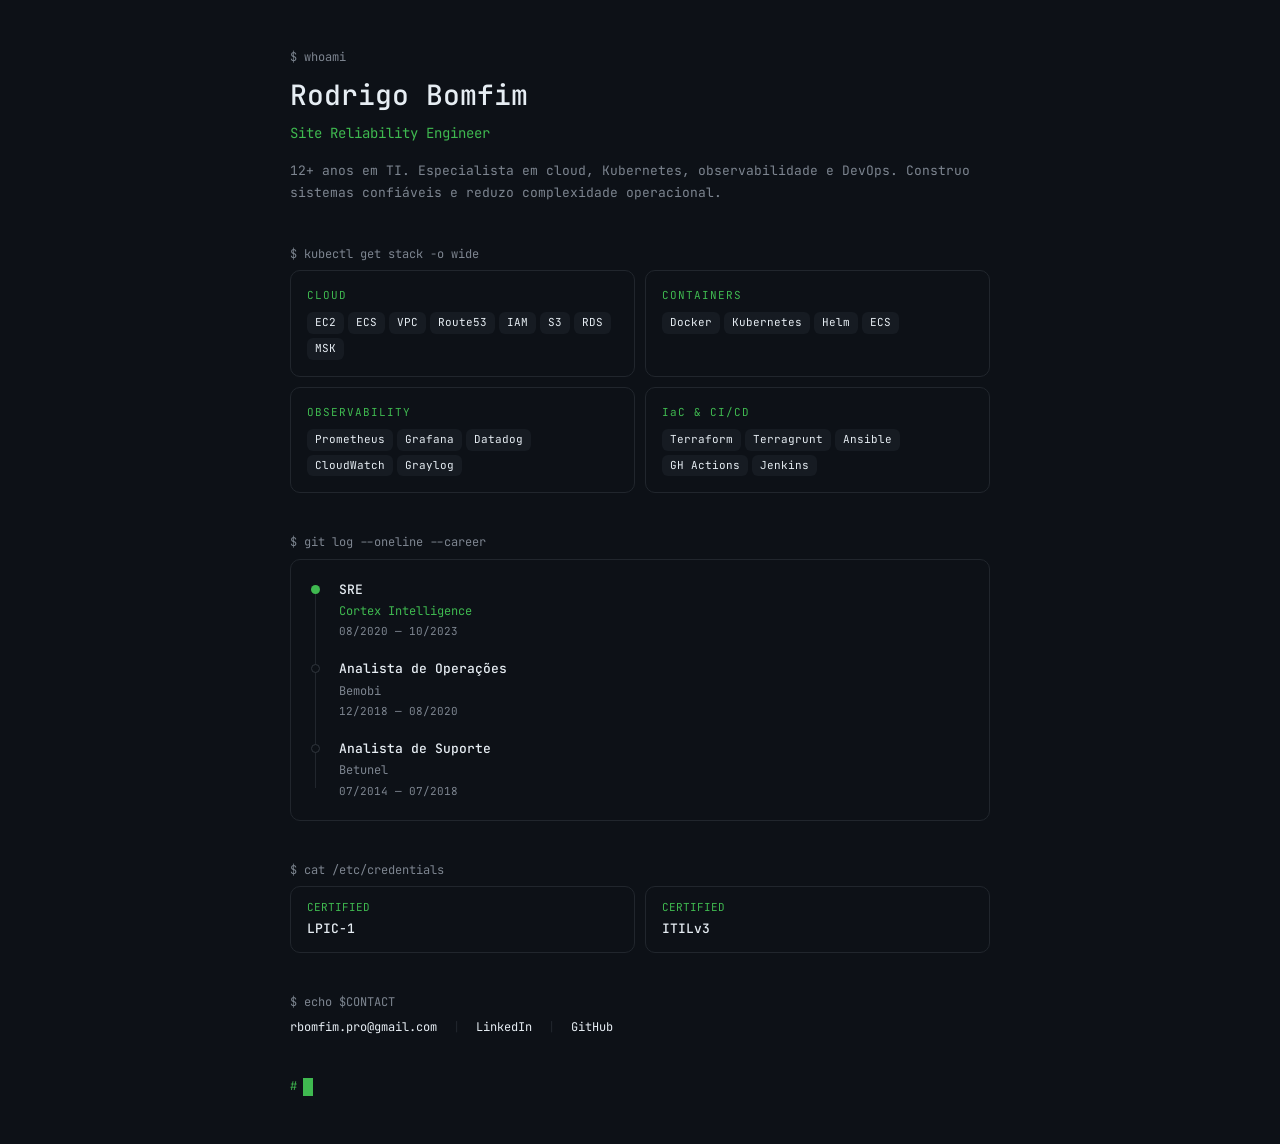
<file: index.html>
<!DOCTYPE html>
<html lang="pt-BR">
<head>
  <meta charset="UTF-8">
  <meta name="viewport" content="width=device-width, initial-scale=1.0">
  <meta name="description" content="Rodrigo Bomfim — Site Reliability Engineer. 12+ anos em TI, especialista em cloud, Kubernetes, observabilidade e DevOps.">
  <meta property="og:title" content="Rodrigo Bomfim — SRE">
  <meta property="og:description" content="12+ anos em TI. Especialista em cloud, Kubernetes, observabilidade e DevOps.">
  <meta property="og:type" content="website">
  <title>Rodrigo Bomfim — SRE</title>
  <link rel="icon" type="image/svg+xml" href="assets/favicon.svg">
  <link rel="preconnect" href="https://fonts.googleapis.com">
  <link rel="preconnect" href="https://fonts.gstatic.com" crossorigin>
  <link rel="stylesheet" href="https://fonts.googleapis.com/css2?family=JetBrains+Mono:wght@400;500&display=swap">
  <link rel="stylesheet" href="css/style.css">
</head>
<body>
  <a href="#main-content" class="skip-link">Ir para o conteúdo principal</a>

  <noscript>
    <div class="noscript-warning">JavaScript é necessário para exibir este site. Habilite o JavaScript no seu navegador.</div>
  </noscript>

  <div class="container">

    <header class="section" aria-label="Apresentação"></header>

    <main id="main-content">

      <section class="section" aria-label="Stack tecnológica">
        <h2 class="sr-only">Stack tecnológica</h2>
        <p class="cmd" aria-hidden="true">$ kubectl get stack -o wide</p>
        <div class="stack-grid" id="stack-grid"></div>
      </section>

      <section class="section" aria-label="Experiência profissional">
        <h2 class="sr-only">Experiência profissional</h2>
        <p class="cmd" aria-hidden="true">$ git log --oneline --career</p>
        <div class="timeline-card" id="timeline-container"></div>
      </section>

      <section class="section" aria-label="Certificações">
        <h2 class="sr-only">Certificações</h2>
        <p class="cmd" aria-hidden="true">$ cat /etc/credentials</p>
        <div class="certs-grid" id="certs-grid"></div>
      </section>

      <section class="section" aria-label="Contato">
        <h2 class="sr-only">Contato</h2>
        <p class="cmd" aria-hidden="true">$ echo $CONTACT</p>
        <div class="contact-row" id="contact-row"></div>
      </section>

    </main>

    <footer>
      <div class="cursor-line" aria-hidden="true">
        <span class="cursor-prompt">#</span>
        <span class="cursor-block"></span>
      </div>
    </footer>

  </div>

  <script src="js/data.js"></script>
  <script src="js/main.js"></script>
</body>
</html>
</file>
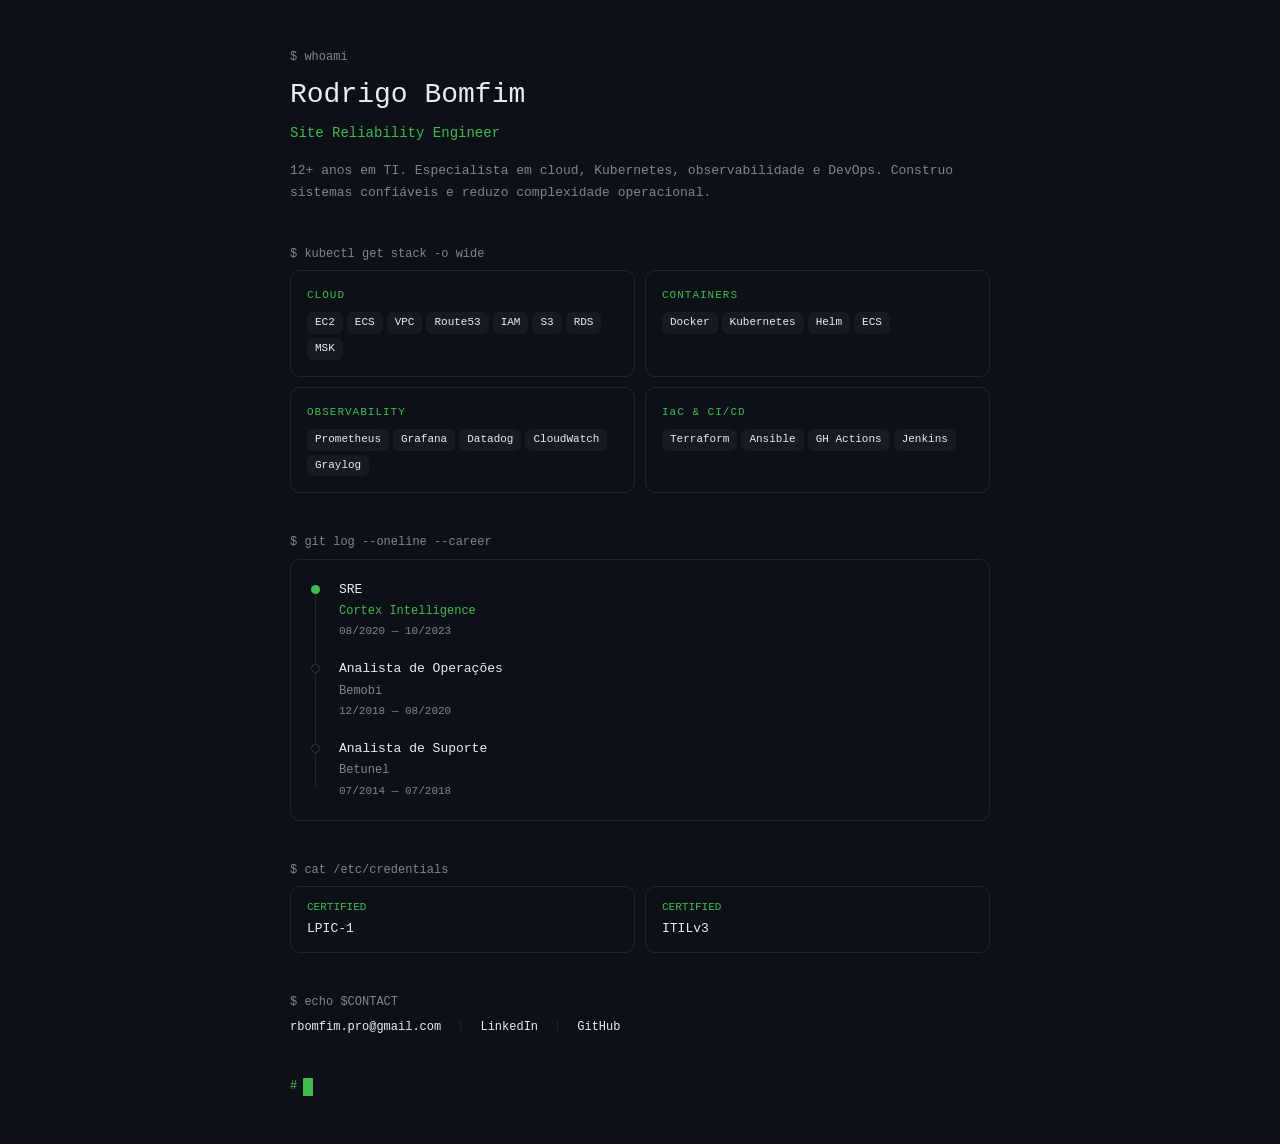
<file: prototype/prototype_portfolio.html>
<!DOCTYPE html>
<html lang="pt-BR">
<head>
<meta charset="UTF-8">
<meta name="viewport" content="width=device-width, initial-scale=1.0">
<title>Rodrigo Bomfim — SRE</title>
<style>
  @keyframes blink {
    0%, 100% { opacity: 1; }
    50% { opacity: 0; }
  }

  * { margin: 0; padding: 0; box-sizing: border-box; }

  body {
    font-family: 'SF Mono', 'Fira Code', 'Cascadia Code', 'JetBrains Mono', 'Consolas', monospace;
    background: #0d1117;
    color: #e6edf3;
    padding: 3rem 2rem;
    line-height: 1.6;
  }

  .container {
    max-width: 700px;
    margin: 0 auto;
  }

  .cmd {
    font-size: 12px;
    color: #7d8590;
    margin-bottom: 6px;
  }

  .accent { color: #3fb950; }

  .section { margin-bottom: 2.5rem; }

  h1 {
    font-size: 28px;
    font-weight: 500;
    margin-bottom: 4px;
    color: #e6edf3;
  }

  .subtitle {
    font-size: 14px;
    color: #3fb950;
    margin-bottom: 16px;
  }

  .bio {
    font-size: 13px;
    color: #7d8590;
    line-height: 1.7;
  }

  .stack-grid {
    display: grid;
    grid-template-columns: 1fr 1fr;
    gap: 10px;
  }

  .stack-card {
    border: 1px solid #21262d;
    border-radius: 10px;
    padding: 1rem;
  }

  .stack-label {
    font-size: 11px;
    color: #3fb950;
    letter-spacing: 1px;
    margin-bottom: 8px;
  }

  .tags {
    display: flex;
    flex-wrap: wrap;
    gap: 4px;
  }

  .tag {
    font-size: 11px;
    padding: 2px 8px;
    background: #161b22;
    border-radius: 6px;
    color: #e6edf3;
  }

  .timeline-card {
    border: 1px solid #21262d;
    border-radius: 10px;
    padding: 1.25rem;
    position: relative;
  }

  .timeline-line {
    position: absolute;
    left: 24px;
    top: 32px;
    bottom: 32px;
    width: 1px;
    background: #21262d;
  }

  .timeline-item {
    padding-left: 28px;
    position: relative;
  }

  .timeline-item:not(:last-child) { margin-bottom: 18px; }

  .timeline-dot {
    position: absolute;
    left: 0;
    top: 5px;
    width: 9px;
    height: 9px;
    border-radius: 50%;
  }

  .timeline-dot.active { background: #3fb950; }

  .timeline-dot.past {
    border: 1.5px solid #30363d;
    background: #0d1117;
  }

  .timeline-title {
    font-size: 13px;
    font-weight: 500;
    color: #e6edf3;
  }

  .timeline-company {
    font-size: 12px;
    color: #3fb950;
    margin-top: 2px;
  }

  .timeline-date {
    font-size: 11px;
    color: #7d8590;
    margin-top: 2px;
  }

  .certs-grid {
    display: grid;
    grid-template-columns: 1fr 1fr;
    gap: 10px;
  }

  .cert-card {
    border: 1px solid #21262d;
    border-radius: 10px;
    padding: 12px 16px;
  }

  .cert-label {
    font-size: 11px;
    color: #3fb950;
    margin-bottom: 2px;
  }

  .cert-name {
    font-size: 13px;
    font-weight: 500;
    color: #e6edf3;
  }

  .contact-row {
    display: flex;
    gap: 16px;
    font-size: 12px;
    color: #e6edf3;
  }

  .contact-row a {
    color: #e6edf3;
    text-decoration: none;
  }

  .contact-row a:hover { color: #3fb950; }

  .separator { color: #21262d; }

  .cursor-line {
    display: flex;
    align-items: center;
    gap: 6px;
    margin-top: 2.5rem;
  }

  .cursor-prompt {
    font-size: 12px;
    color: #3fb950;
  }

  .cursor-block {
    display: inline-block;
    width: 10px;
    height: 18px;
    background: #3fb950;
    animation: blink 1s step-end infinite;
  }

  @media (max-width: 600px) {
    body { padding: 2rem 1rem; }
    .stack-grid, .certs-grid { grid-template-columns: 1fr; }
    .contact-row { flex-direction: column; gap: 8px; }
    .separator { display: none; }
  }
</style>
</head>
<body>
<div class="container">

  <div class="section">
    <p class="cmd">$ whoami</p>
    <h1>Rodrigo Bomfim</h1>
    <p class="subtitle">Site Reliability Engineer</p>
    <p class="bio">12+ anos em TI. Especialista em cloud, Kubernetes, observabilidade e DevOps. Construo sistemas confiáveis e reduzo complexidade operacional.</p>
  </div>

  <div class="section">
    <p class="cmd">$ kubectl get stack -o wide</p>
    <div class="stack-grid">
      <div class="stack-card">
        <p class="stack-label">CLOUD</p>
        <div class="tags">
          <span class="tag">EC2</span>
          <span class="tag">ECS</span>
          <span class="tag">VPC</span>
          <span class="tag">Route53</span>
          <span class="tag">IAM</span>
          <span class="tag">S3</span>
          <span class="tag">RDS</span>
          <span class="tag">MSK</span>
        </div>
      </div>
      <div class="stack-card">
        <p class="stack-label">CONTAINERS</p>
        <div class="tags">
          <span class="tag">Docker</span>
          <span class="tag">Kubernetes</span>
          <span class="tag">Helm</span>
          <span class="tag">ECS</span>
        </div>
      </div>
      <div class="stack-card">
        <p class="stack-label">OBSERVABILITY</p>
        <div class="tags">
          <span class="tag">Prometheus</span>
          <span class="tag">Grafana</span>
          <span class="tag">Datadog</span>
          <span class="tag">CloudWatch</span>
          <span class="tag">Graylog</span>
        </div>
      </div>
      <div class="stack-card">
        <p class="stack-label">IaC & CI/CD</p>
        <div class="tags">
          <span class="tag">Terraform</span>
          <span class="tag">Ansible</span>
          <span class="tag">GH Actions</span>
          <span class="tag">Jenkins</span>
        </div>
      </div>
    </div>
  </div>

  <div class="section">
    <p class="cmd">$ git log --oneline --career</p>
    <div class="timeline-card">
      <div class="timeline-line"></div>
      <div class="timeline-item">
        <div class="timeline-dot active"></div>
        <p class="timeline-title">SRE</p>
        <p class="timeline-company">Cortex Intelligence</p>
        <p class="timeline-date">08/2020 — 10/2023</p>
      </div>
      <div class="timeline-item">
        <div class="timeline-dot past"></div>
        <p class="timeline-title">Analista de Operações</p>
        <p class="timeline-company" style="color:#7d8590">Bemobi</p>
        <p class="timeline-date">12/2018 — 08/2020</p>
      </div>
      <div class="timeline-item">
        <div class="timeline-dot past"></div>
        <p class="timeline-title">Analista de Suporte</p>
        <p class="timeline-company" style="color:#7d8590">Betunel</p>
        <p class="timeline-date">07/2014 — 07/2018</p>
      </div>
    </div>
  </div>

  <div class="section">
    <p class="cmd">$ cat /etc/credentials</p>
    <div class="certs-grid">
      <div class="cert-card">
        <p class="cert-label">CERTIFIED</p>
        <p class="cert-name">LPIC-1</p>
      </div>
      <div class="cert-card">
        <p class="cert-label">CERTIFIED</p>
        <p class="cert-name">ITILv3</p>
      </div>
    </div>
  </div>

  <div class="section">
    <p class="cmd">$ echo $CONTACT</p>
    <div class="contact-row">
      <a href="mailto:rbomfim.pro@gmail.com">rbomfim.pro@gmail.com</a>
      <span class="separator">|</span>
      <a href="https://linkedin.com/in/rbomfimpro">LinkedIn</a>
      <span class="separator">|</span>
      <a href="https://github.com/rbomfimpro">GitHub</a>
    </div>
  </div>

  <div class="cursor-line">
    <span class="cursor-prompt">#</span>
    <span class="cursor-block"></span>
  </div>

</div>
</body>
</html>
</file>
<file: css/style.css>
:root {
  --bg-primary:    #0d1117;
  --bg-secondary:  #161b22;
  --border:        #21262d;
  --border-muted:  #30363d;
  --text-primary:  #e6edf3;
  --text-secondary:#7d8590;
  --accent:        #3fb950;
}

@keyframes blink {
  0%, 100% { opacity: 1; }
  50%       { opacity: 0; }
}

.skip-link {
  position: absolute;
  top: -100%;
  left: 0;
  padding: 8px 16px;
  background: var(--accent);
  color: var(--bg-primary);
  font-size: 13px;
  z-index: 100;
  text-decoration: none;
}

.skip-link:focus {
  top: 0;
}

.sr-only {
  position: absolute;
  width: 1px;
  height: 1px;
  overflow: hidden;
  clip: rect(0 0 0 0);
  white-space: nowrap;
}

.noscript-warning {
  background: var(--bg-secondary);
  border: 1px solid var(--border);
  color: var(--text-secondary);
  padding: 12px 16px;
  font-size: 12px;
  text-align: center;
}

* {
  margin: 0;
  padding: 0;
  box-sizing: border-box;
}

body {
  font-family: 'JetBrains Mono', 'Fira Code', 'SF Mono', 'Cascadia Code', 'Consolas', monospace;
  background: var(--bg-primary);
  color: var(--text-primary);
  padding: 2rem 1rem;
  line-height: 1.6;
}

.container {
  max-width: 700px;
  margin: 0 auto;
}

.cmd {
  font-size: 12px;
  color: var(--text-secondary);
  margin-bottom: 6px;
}

.section {
  margin-bottom: 2.5rem;
}

h1 {
  font-size: 28px;
  font-weight: 500;
  margin-bottom: 4px;
  color: var(--text-primary);
}

.subtitle {
  font-size: 14px;
  color: var(--accent);
  margin-bottom: 16px;
}

.bio {
  font-size: 13px;
  color: var(--text-secondary);
  line-height: 1.7;
}

/* Stack */

.stack-grid {
  display: grid;
  grid-template-columns: 1fr;
  gap: 10px;
}

.stack-card {
  border: 1px solid var(--border);
  border-radius: 10px;
  padding: 1rem;
}

.stack-label {
  font-size: 11px;
  color: var(--accent);
  letter-spacing: 1px;
  margin-bottom: 8px;
}

.tags {
  display: flex;
  flex-wrap: wrap;
  gap: 4px;
  list-style: none;
}

.tag {
  font-size: 11px;
  padding: 2px 8px;
  background: var(--bg-secondary);
  border-radius: 6px;
  color: var(--text-primary);
}

/* Timeline */

.timeline-card {
  border: 1px solid var(--border);
  border-radius: 10px;
  padding: 1.25rem;
  position: relative;
}

.timeline-line {
  position: absolute;
  left: 24px;
  top: 32px;
  bottom: 32px;
  width: 1px;
  background: var(--border);
}

.timeline-item {
  padding-left: 28px;
  position: relative;
}

.timeline-item:not(:last-child) {
  margin-bottom: 18px;
}

.timeline-dot {
  position: absolute;
  left: 0;
  top: 5px;
  width: 9px;
  height: 9px;
  border-radius: 50%;
}

.timeline-dot.active {
  background: var(--accent);
}

.timeline-dot.past {
  border: 1.5px solid var(--border-muted);
  background: var(--bg-primary);
}

.timeline-title {
  font-size: 13px;
  font-weight: 500;
  color: var(--text-primary);
}

.timeline-company {
  font-size: 12px;
  color: var(--accent);
  margin-top: 2px;
}

.timeline-company--past {
  color: var(--text-secondary);
}

.timeline-date {
  font-size: 11px;
  color: var(--text-secondary);
  margin-top: 2px;
}

/* Certifications */

.certs-grid {
  display: grid;
  grid-template-columns: 1fr;
  gap: 10px;
}

.cert-card {
  border: 1px solid var(--border);
  border-radius: 10px;
  padding: 12px 16px;
}

.cert-label {
  font-size: 11px;
  color: var(--accent);
  margin-bottom: 2px;
}

.cert-name {
  font-size: 13px;
  font-weight: 500;
  color: var(--text-primary);
}

/* Contact */

.contact-row {
  display: flex;
  flex-direction: column;
  gap: 8px;
  font-size: 12px;
  color: var(--text-primary);
}

.contact-row a {
  color: var(--text-primary);
  text-decoration: none;
}

.contact-row a:hover {
  color: var(--accent);
}

.contact-row a:focus-visible {
  color: var(--accent);
  outline: 2px solid var(--accent);
  outline-offset: 2px;
}

.separator {
  display: none;
  color: var(--border);
}

/* Footer cursor */

.cursor-line {
  display: flex;
  align-items: center;
  gap: 6px;
  margin-top: 2.5rem;
}

.cursor-prompt {
  font-size: 12px;
  color: var(--accent);
}

.cursor-block {
  display: inline-block;
  width: 10px;
  height: 18px;
  background: var(--accent);
  animation: blink 1s step-end infinite;
}

/* Responsive */

@media (min-width: 600px) {
  body {
    padding: 3rem 2rem;
  }

  .stack-grid,
  .certs-grid {
    grid-template-columns: 1fr 1fr;
  }

  .contact-row {
    flex-direction: row;
    gap: 16px;
  }

  .separator {
    display: inline;
  }
}

/* Acessibilidade: respeita preferência por menos animações */

@media (prefers-reduced-motion: reduce) {
  .cursor-block {
    animation: none;
  }
}
</file>
